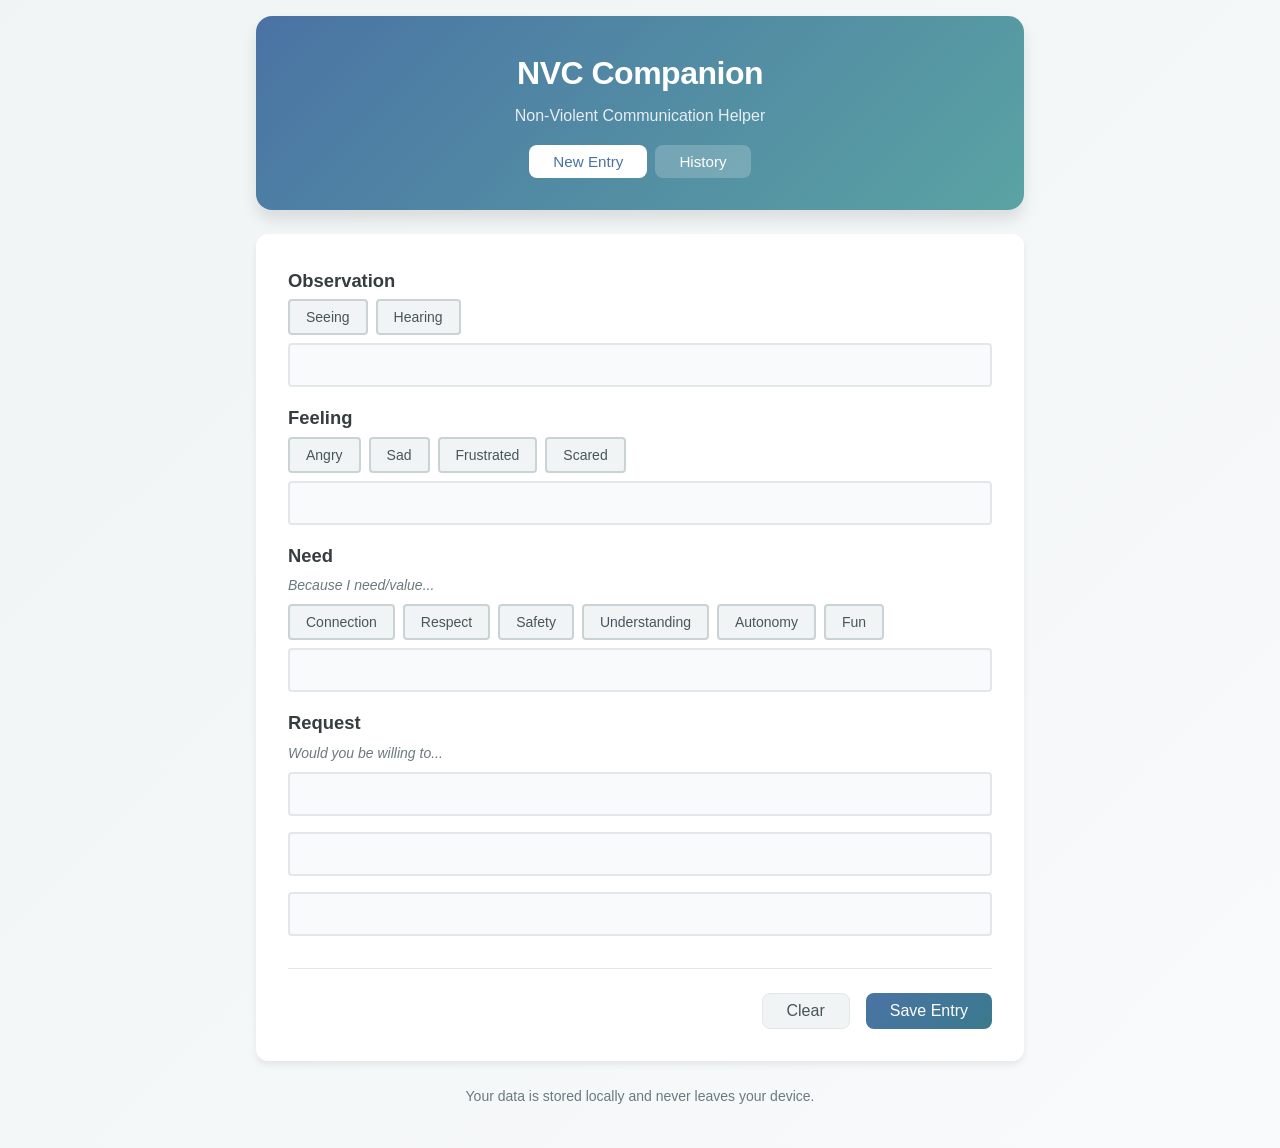
<file: index.html>
<!DOCTYPE html>
<html lang="en">
<head>
    <meta charset="UTF-8">
    <meta name="viewport" content="width=device-width, initial-scale=1.0">
    <meta name="description" content="NVC Companion - A tool for practicing Non-Violent Communication">
    <title>NVC Companion</title>
    <link rel="stylesheet" href="styles.css">
</head>
<body>
    <div class="app-container">
        <!-- Header -->
        <header class="header">
            <h1>NVC Companion</h1>
            <p class="subtitle">Non-Violent Communication Helper</p>
            <nav class="nav-tabs">
                <button class="tab-btn active" data-tab="input">New Entry</button>
                <button class="tab-btn" data-tab="history">History</button>
            </nav>
        </header>

        <!-- Main Content -->
        <main class="main-content">
            <!-- Input Form Section -->
            <section id="input-section" class="section active">
                <form id="nvc-form" class="nvc-form">
                    <!-- Observation -->
                    <div class="form-group">
                        <label for="observation">
                            Observation
                        </label>
                        <!-- <p class="field-hint">What do you observe (see, hear, remember)?</p> -->
                        <div class="quick-add-buttons">
                            <button type="button" class="quick-add-btn" data-field="observation" data-value="Seeing">Seeing</button>
                            <button type="button" class="quick-add-btn" data-field="observation" data-value="Hearing">Hearing</button>
                        </div>
                        <input
                            type="text"
                            id="observation"
                            name="observation"
                            required>
                    </div>

                    <!-- Feeling -->
                    <div class="form-group">
                        <label for="feeling">
                            Feeling
                        </label>
                        <!-- <p class="field-hint">How do you feel in relation to what you observe?</p> -->
                        <div class="quick-add-buttons">
                            <button type="button" class="quick-add-btn" data-field="feeling" data-value="Angry">Angry</button>
                            <button type="button" class="quick-add-btn" data-field="feeling" data-value="Sad">Sad</button>
                            <button type="button" class="quick-add-btn" data-field="feeling" data-value="Frustrated">Frustrated</button>
                            <button type="button" class="quick-add-btn" data-field="feeling" data-value="Scared">Scared</button>
                        </div>
                        <input
                            type="text"
                            id="feeling"
                            name="feeling"
                            required>
                    </div>

                    <!-- Need -->
                    <div class="form-group">
                        <label for="need">
                            Need
                        </label>
                        <p class="field-hint">Because I need/value...</p>
                        <div class="quick-add-buttons">
                            <button type="button" class="quick-add-btn" data-field="need" data-value="Connection">Connection</button>
                            <button type="button" class="quick-add-btn" data-field="need" data-value="Respect">Respect</button>
                            <button type="button" class="quick-add-btn" data-field="need" data-value="Safety">Safety</button>
                            <button type="button" class="quick-add-btn" data-field="need" data-value="Understanding">Understanding</button>
                            <button type="button" class="quick-add-btn" data-field="need" data-value="Autonomy">Autonomy</button>
                            <button type="button" class="quick-add-btn" data-field="need" data-value="Fun">Fun</button>
                        </div>
                        <input
                            type="text"
                            id="need"
                            name="need"
                            required>
                    </div>

                    <!-- Request -->
                    <div class="form-group">
                        <label for="request">
                            Request
                        </label>
                        <p class="field-hint">Would you be willing to...</p>
                        <input
                            type="text"
                            id="request"
                            name="request"
                            required>
                    </div>

                    <!-- Additional Request Inputs -->
                    <div class="form-group">
                        <input
                            type="text"
                            id="request2"
                            name="request2">
                    </div>

                    <div class="form-group">
                        <input
                            type="text"
                            id="request3"
                            name="request3">
                    </div>

                    <!-- Form Actions -->
                    <div class="form-actions">
                        <button type="button" id="clear-btn" class="btn btn-secondary">Clear</button>
                        <button type="submit" class="btn btn-primary">Save Entry</button>
                    </div>
                </form>
            </section>

            <!-- History Section -->
            <section id="history-section" class="section">
                <div class="history-header">
                    <h2>Past Entries</h2>
                    <div class="history-actions">
                        <button id="export-json-btn" class="btn btn-secondary btn-small">Export JSON</button>
                        <button id="export-text-btn" class="btn btn-secondary btn-small">Export Text</button>
                        <button id="clear-all-btn" class="btn btn-danger btn-small">Clear All</button>
                    </div>
                </div>
                <div id="history-list" class="history-list">
                    <!-- History entries will be dynamically inserted here -->
                </div>
                <div id="empty-state" class="empty-state">
                    <p>No entries yet. Start by creating a new NVC entry!</p>
                </div>
            </section>
        </main>

        <!-- Footer -->
        <footer class="footer">
            <p>Your data is stored locally and never leaves your device.</p>
        </footer>
    </div>

    <!-- Edit Modal -->
    <div id="edit-modal" class="modal">
        <div class="modal-content">
            <div class="modal-header">
                <h3>Edit Entry</h3>
                <button class="modal-close" id="modal-close">&times;</button>
            </div>
            <form id="edit-form" class="nvc-form">
                <input type="hidden" id="edit-id">
                <div class="form-group">
                    <label for="edit-observation">Observation</label>
                    <input type="text" id="edit-observation" name="observation" required>
                </div>
                <div class="form-group">
                    <label for="edit-feeling">Feeling</label>
                    <input type="text" id="edit-feeling" name="feeling" required>
                </div>
                <div class="form-group">
                    <label for="edit-need">Need</label>
                    <input type="text" id="edit-need" name="need" required>
                </div>
                <div class="form-group">
                    <label for="edit-request">Request</label>
                    <input type="text" id="edit-request" name="request" required>
                </div>
                <div class="form-group">
                    <label for="edit-request2">Additional Request</label>
                    <input type="text" id="edit-request2" name="request2">
                </div>
                <div class="form-group">
                    <label for="edit-request3">Another Request</label>
                    <input type="text" id="edit-request3" name="request3">
                </div>
                <div class="form-actions">
                    <button type="button" id="cancel-edit-btn" class="btn btn-secondary">Cancel</button>
                    <button type="submit" class="btn btn-primary">Save Changes</button>
                </div>
            </form>
        </div>
    </div>

    <!-- Toast Notification -->
    <div id="toast" class="toast"></div>

    <script src="app.js"></script>
</body>
</html>
</file>
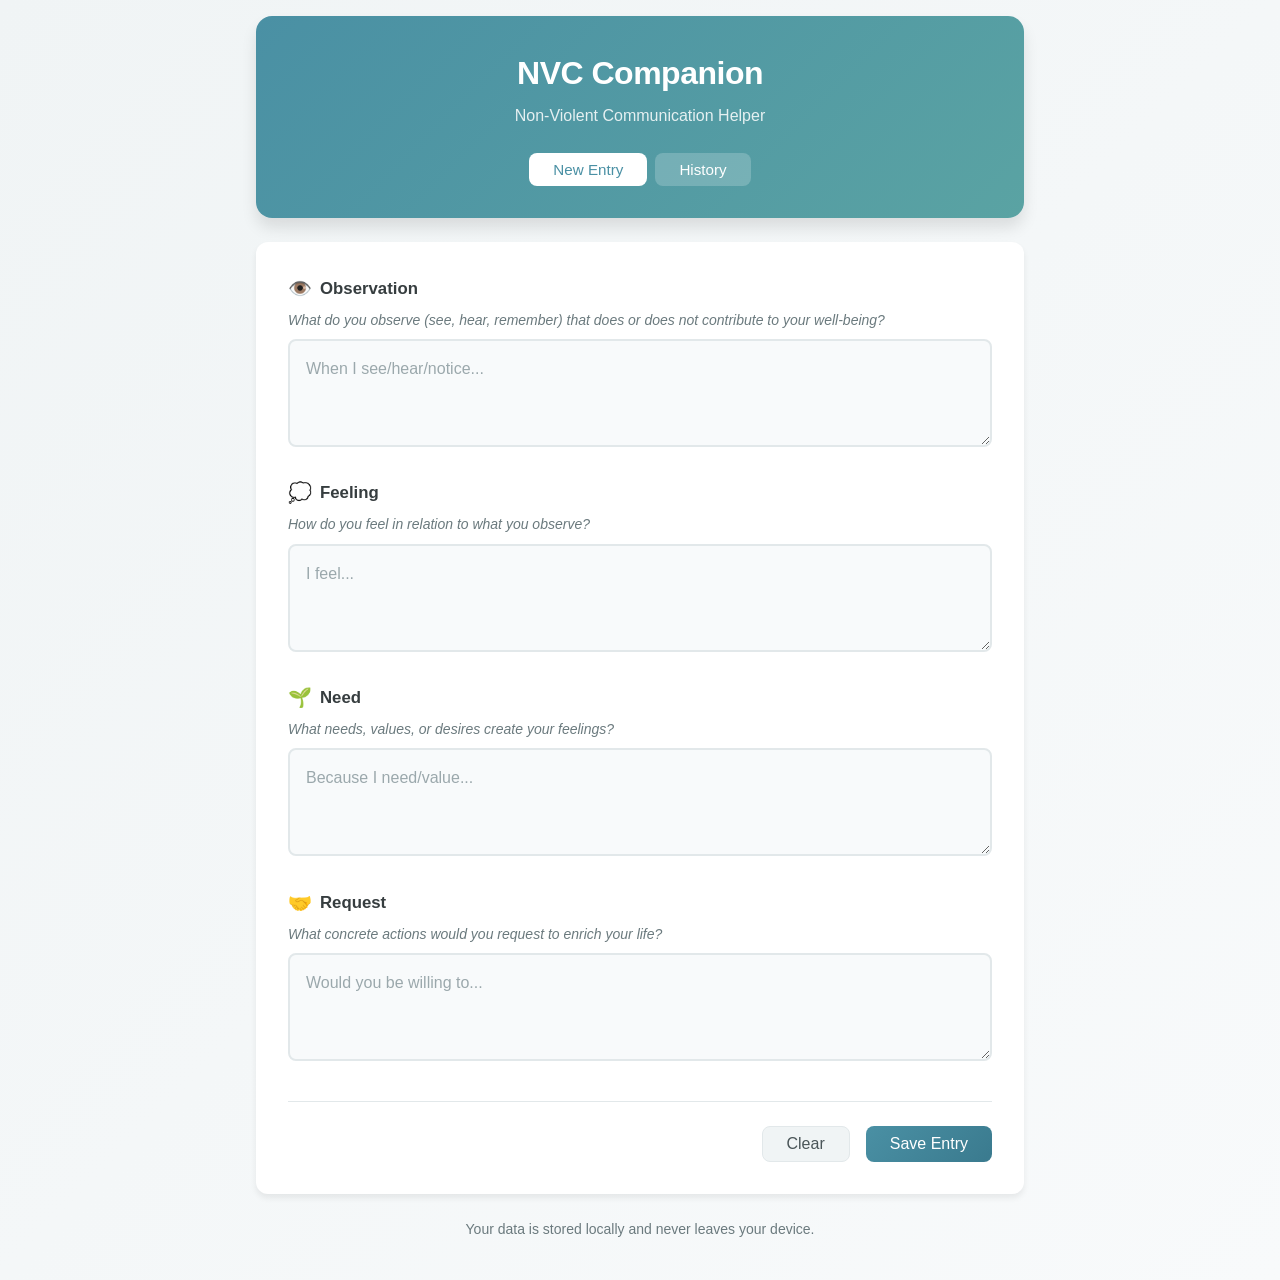
<file: public/index.html>
<!DOCTYPE html>
<html lang="en">
<head>
    <meta charset="UTF-8">
    <meta name="viewport" content="width=device-width, initial-scale=1.0">
    <meta name="description" content="NVC Companion - A tool for practicing Non-Violent Communication">
    <title>NVC Companion</title>
    <link rel="stylesheet" href="styles.css">
</head>
<body>
    <div class="app-container">
        <!-- Header -->
        <header class="header">
            <h1>NVC Companion</h1>
            <p class="subtitle">Non-Violent Communication Helper</p>
            <nav class="nav-tabs">
                <button class="tab-btn active" data-tab="input">New Entry</button>
                <button class="tab-btn" data-tab="history">History</button>
            </nav>
        </header>

        <!-- Main Content -->
        <main class="main-content">
            <!-- Input Form Section -->
            <section id="input-section" class="section active">
                <form id="nvc-form" class="nvc-form">
                    <!-- Observation -->
                    <div class="form-group">
                        <label for="observation">
                            <span class="label-icon">👁️</span>
                            Observation
                        </label>
                        <p class="field-hint">What do you observe (see, hear, remember) that does or does not contribute to your well-being?</p>
                        <textarea 
                            id="observation" 
                            name="observation" 
                            placeholder="When I see/hear/notice..."
                            rows="3"
                            required
                        ></textarea>
                    </div>

                    <!-- Feeling -->
                    <div class="form-group">
                        <label for="feeling">
                            <span class="label-icon">💭</span>
                            Feeling
                        </label>
                        <p class="field-hint">How do you feel in relation to what you observe?</p>
                        <textarea 
                            id="feeling" 
                            name="feeling" 
                            placeholder="I feel..."
                            rows="3"
                            required
                        ></textarea>
                    </div>

                    <!-- Need -->
                    <div class="form-group">
                        <label for="need">
                            <span class="label-icon">🌱</span>
                            Need
                        </label>
                        <p class="field-hint">What needs, values, or desires create your feelings?</p>
                        <textarea 
                            id="need" 
                            name="need" 
                            placeholder="Because I need/value..."
                            rows="3"
                            required
                        ></textarea>
                    </div>

                    <!-- Request -->
                    <div class="form-group">
                        <label for="request">
                            <span class="label-icon">🤝</span>
                            Request
                        </label>
                        <p class="field-hint">What concrete actions would you request to enrich your life?</p>
                        <textarea 
                            id="request" 
                            name="request" 
                            placeholder="Would you be willing to..."
                            rows="3"
                            required
                        ></textarea>
                    </div>

                    <!-- Form Actions -->
                    <div class="form-actions">
                        <button type="button" id="clear-btn" class="btn btn-secondary">Clear</button>
                        <button type="submit" class="btn btn-primary">Save Entry</button>
                    </div>
                </form>
            </section>

            <!-- History Section -->
            <section id="history-section" class="section">
                <div class="history-header">
                    <h2>Past Entries</h2>
                    <div class="history-actions">
                        <button id="export-json-btn" class="btn btn-secondary btn-small">Export JSON</button>
                        <button id="export-text-btn" class="btn btn-secondary btn-small">Export Text</button>
                        <button id="clear-all-btn" class="btn btn-danger btn-small">Clear All</button>
                    </div>
                </div>
                <div id="history-list" class="history-list">
                    <!-- History entries will be dynamically inserted here -->
                </div>
                <div id="empty-state" class="empty-state">
                    <p>No entries yet. Start by creating a new NVC entry!</p>
                </div>
            </section>
        </main>

        <!-- Footer -->
        <footer class="footer">
            <p>Your data is stored locally and never leaves your device.</p>
        </footer>
    </div>

    <!-- Edit Modal -->
    <div id="edit-modal" class="modal">
        <div class="modal-content">
            <div class="modal-header">
                <h3>Edit Entry</h3>
                <button class="modal-close" id="modal-close">&times;</button>
            </div>
            <form id="edit-form" class="nvc-form">
                <input type="hidden" id="edit-id">
                <div class="form-group">
                    <label for="edit-observation">Observation</label>
                    <textarea id="edit-observation" name="observation" rows="3" required></textarea>
                </div>
                <div class="form-group">
                    <label for="edit-feeling">Feeling</label>
                    <textarea id="edit-feeling" name="feeling" rows="3" required></textarea>
                </div>
                <div class="form-group">
                    <label for="edit-need">Need</label>
                    <textarea id="edit-need" name="need" rows="3" required></textarea>
                </div>
                <div class="form-group">
                    <label for="edit-request">Request</label>
                    <textarea id="edit-request" name="request" rows="3" required></textarea>
                </div>
                <div class="form-actions">
                    <button type="button" id="cancel-edit-btn" class="btn btn-secondary">Cancel</button>
                    <button type="submit" class="btn btn-primary">Save Changes</button>
                </div>
            </form>
        </div>
    </div>

    <!-- Toast Notification -->
    <div id="toast" class="toast"></div>

    <script src="app.js"></script>
</body>
</html>
</file>
<file: styles.css>
/* NVC Companion - Styles */
/* Calming color palette: blues, greens, grays */

:root {
    /* Primary Colors */
    --primary-blue: #4a73a4;
    --primary-blue-dark: #3a7a8e;
    --primary-blue-light: #6ab0c4;

    /* Secondary Colors */
    --secondary-green: #6b9b7a;
    --secondary-green-dark: #5a8a69;
    --secondary-green-light: #8bb99a;

    /* Neutral Colors */
    --gray-50: #f8fafb;
    --gray-100: #f0f4f5;
    --gray-200: #e2e8ea;
    --gray-300: #c9d3d6;
    --gray-400: #9ba8ac;
    --gray-500: #6b7a7e;
    --gray-600: #4a5558;
    --gray-700: #363d3f;
    --gray-800: #252a2c;

    /* Accent Colors */
    --accent-teal: #5aa3a3;
    --accent-sage: #8fbc8f;

    /* Semantic Colors */
    --success: #6b9b7a;
    --warning: #d4a574;
    --danger: #c47474;
    --danger-dark: #a85858;

    /* Spacing */
    --spacing-xs: 0.25rem;
    --spacing-sm: 0.5rem;
    --spacing-md: 1rem;
    --spacing-lg: 1.5rem;
    --spacing-xl: 2rem;
    --spacing-2xl: 3rem;

    /* Border Radius */
    --radius-sm: 4px;
    --radius-md: 8px;
    --radius-lg: 12px;
    --radius-xl: 16px;

    /* Shadows */
    --shadow-sm: 0 1px 2px rgba(0, 0, 0, 0.05);
    --shadow-md: 0 4px 6px rgba(0, 0, 0, 0.07);
    --shadow-lg: 0 10px 15px rgba(0, 0, 0, 0.1);

    /* Transitions */
    --transition-fast: 150ms ease;
    --transition-normal: 250ms ease;
}

/* Reset & Base Styles */
*,
*::before,
*::after {
    box-sizing: border-box;
    margin: 0;
    padding: 0;
}

html {
    font-size: 16px;
    scroll-behavior: smooth;
}

body {
    font-family: -apple-system, BlinkMacSystemFont, 'Segoe UI', Roboto, Oxygen, Ubuntu, Cantarell, sans-serif;
    background: linear-gradient(135deg, var(--gray-100) 0%, var(--gray-50) 100%);
    color: var(--gray-700);
    line-height: 1.6;
    min-height: 100vh;
}

/* App Container */
.app-container {
    max-width: 800px;
    margin: 0 auto;
    padding: var(--spacing-md);
    min-height: 100vh;
    display: flex;
    flex-direction: column;
}

/* Header */
.header {
    text-align: center;
    padding: var(--spacing-xl) var(--spacing-md);
    background: linear-gradient(135deg, var(--primary-blue) 0%, var(--accent-teal) 100%);
    border-radius: var(--radius-xl);
    margin-bottom: var(--spacing-lg);
    box-shadow: var(--shadow-lg);
}

.header h1 {
    color: white;
    font-size: 2rem;
    font-weight: 600;
    margin-bottom: var(--spacing-xs);
    letter-spacing: -0.5px;
}

.header .subtitle {
    color: rgba(255, 255, 255, 0.85);
    font-size: 1rem;
    margin-bottom: var(--spacing-md);
}

/* Navigation Tabs */
.nav-tabs {
    display: flex;
    gap: var(--spacing-sm);
    justify-content: center;
}

.tab-btn {
    padding: var(--spacing-sm) var(--spacing-lg);
    border: none;
    background: rgba(255, 255, 255, 0.2);
    color: white;
    font-size: 0.95rem;
    font-weight: 500;
    border-radius: var(--radius-md);
    cursor: pointer;
    transition: all var(--transition-fast);
}

.tab-btn:hover {
    background: rgba(255, 255, 255, 0.3);
}

.tab-btn.active {
    background: white;
    color: var(--primary-blue);
}

/* Main Content */
.main-content {
    flex: 1;
}

/* Sections */
.section {
    display: none;
}

.section.active {
    display: block;
    animation: fadeIn var(--transition-normal);
}

@keyframes fadeIn {
    from {
        opacity: 0;
        transform: translateY(10px);
    }
    to {
        opacity: 1;
        transform: translateY(0);
    }
}

/* Form Styles */
.nvc-form {
    background: white;
    padding: var(--spacing-xl);
    border-radius: var(--radius-lg);
    box-shadow: var(--shadow-md);
}

.form-group {
    margin-bottom: var(--spacing-md);
}

.form-group label {
    display: flex;
    align-items: center;
    gap: var(--spacing-sm);
    font-weight: 600;
    color: var(--gray-700);
    margin-bottom: var(--spacing-xs);
    font-size: 1.15rem;
}

.label-icon {
    font-size: 1.2rem;
}

.field-hint {
    color: var(--gray-500);
    font-size: 0.875rem;
    margin-bottom: var(--spacing-sm);
    font-style: italic;
}

textarea,
input[type='text'] {
    width: 100%;
    padding: var(--spacing-sm) var(--spacing-md);
    border: 2px solid var(--gray-200);
    border-radius: var(--radius-sm);
    font-family: inherit;
    font-size: 1rem;
    line-height: 1.5;
    transition:
        border-color var(--transition-fast),
        box-shadow var(--transition-fast);
    background: var(--gray-50);
}

input[type='text'] {
    height: auto;
}

textarea:focus,
input[type='text']:focus {
    outline: none;
    border-color: var(--primary-blue-light);
    box-shadow: 0 0 0 3px rgba(74, 144, 164, 0.15);
    background: white;
}

textarea::placeholder,
input[type='text']::placeholder {
    color: var(--gray-400);
}

/* Buttons */
/* Quick Add Buttons */
.quick-add-buttons {
    display: flex;
    flex-wrap: wrap;
    gap: var(--spacing-sm);
    margin-bottom: var(--spacing-sm);
}

.quick-add-btn {
    padding: var(--spacing-sm) var(--spacing-md);
    border-radius: var(--radius-sm);
    font-size: 0.875rem;
    font-weight: 500;
    cursor: pointer;
    transition: all var(--transition-fast);
    background: var(--gray-100);
    color: var(--gray-600);
    border: 2px solid var(--gray-300);
}

.quick-add-btn:hover {
    background: var(--gray-200);
    color: var(--gray-700);
}

.btn {
    padding: var(--spacing-sm) var(--spacing-lg);
    border: none;
    border-radius: var(--radius-md);
    font-size: 1rem;
    font-weight: 500;
    cursor: pointer;
    transition: all var(--transition-fast);
    display: inline-flex;
    align-items: center;
    justify-content: center;
    gap: var(--spacing-sm);
}

.btn-primary {
    background: linear-gradient(135deg, var(--primary-blue) 0%, var(--primary-blue-dark) 100%);
    color: white;
}

.btn-primary:hover {
    background: linear-gradient(135deg, var(--primary-blue-dark) 0%, var(--primary-blue) 100%);
    transform: translateY(-1px);
    box-shadow: var(--shadow-md);
}

.btn-secondary {
    background: var(--gray-100);
    color: var(--gray-600);
    border: 1px solid var(--gray-200);
}

.btn-secondary:hover {
    background: var(--gray-200);
}

.btn-danger {
    background: var(--danger);
    color: white;
}

.btn-danger:hover {
    background: var(--danger-dark);
}

.btn-small {
    padding: var(--spacing-xs) var(--spacing-md);
    font-size: 0.875rem;
}

.form-actions {
    display: flex;
    gap: var(--spacing-md);
    justify-content: flex-end;
    margin-top: var(--spacing-xl);
    padding-top: var(--spacing-lg);
    border-top: 1px solid var(--gray-200);
}

/* History Section */
.history-header {
    display: flex;
    justify-content: space-between;
    align-items: center;
    margin-bottom: var(--spacing-lg);
    flex-wrap: wrap;
    gap: var(--spacing-md);
}

.history-header h2 {
    color: var(--gray-700);
    font-size: 1.5rem;
}

.history-actions {
    display: flex;
    gap: var(--spacing-sm);
    flex-wrap: wrap;
}

.history-list {
    display: flex;
    flex-direction: column;
    gap: var(--spacing-md);
}

/* History Entry Card */
.history-entry {
    background: white;
    border-radius: var(--radius-lg);
    padding: var(--spacing-lg);
    box-shadow: var(--shadow-sm);
    border-left: 4px solid var(--primary-blue);
    transition: box-shadow var(--transition-fast);
}

.history-entry:hover {
    box-shadow: var(--shadow-md);
}

.entry-header {
    display: flex;
    justify-content: space-between;
    align-items: flex-start;
    margin-bottom: var(--spacing-md);
    padding-bottom: var(--spacing-sm);
    border-bottom: 1px solid var(--gray-100);
}

.entry-date {
    color: var(--gray-500);
    font-size: 0.875rem;
}

.entry-actions {
    display: flex;
    gap: var(--spacing-sm);
}

.entry-actions button {
    padding: var(--spacing-xs) var(--spacing-sm);
    font-size: 0.8rem;
    border-radius: var(--radius-sm);
    border: none;
    cursor: pointer;
    transition: all var(--transition-fast);
}

.btn-edit {
    background: var(--secondary-green-light);
    color: var(--gray-700);
}

.btn-edit:hover {
    background: var(--secondary-green);
    color: white;
}

.btn-delete {
    background: var(--gray-200);
    color: var(--gray-600);
}

.btn-delete:hover {
    background: var(--danger);
    color: white;
}

.entry-content {
    display: grid;
    gap: var(--spacing-md);
}

.entry-field {
    display: flex;
    flex-direction: column;
    gap: var(--spacing-xs);
}

.entry-field-label {
    font-weight: 600;
    color: var(--primary-blue);
    font-size: 0.875rem;
    text-transform: uppercase;
    letter-spacing: 0.5px;
}

.entry-field-value {
    color: var(--gray-700);
    line-height: 1.5;
    white-space: pre-wrap;
}

/* Empty State */
.empty-state {
    text-align: center;
    padding: var(--spacing-2xl);
    color: var(--gray-500);
    background: white;
    border-radius: var(--radius-lg);
    border: 2px dashed var(--gray-200);
}

.empty-state.hidden {
    display: none;
}

/* Modal */
.modal {
    display: none;
    position: fixed;
    top: 0;
    left: 0;
    width: 100%;
    height: 100%;
    background: rgba(0, 0, 0, 0.5);
    z-index: 1000;
    align-items: center;
    justify-content: center;
    padding: var(--spacing-md);
}

.modal.active {
    display: flex;
    animation: fadeIn var(--transition-fast);
}

.modal-content {
    background: white;
    border-radius: var(--radius-lg);
    width: 100%;
    max-width: 600px;
    max-height: 90vh;
    overflow-y: auto;
    box-shadow: var(--shadow-lg);
}

.modal-header {
    display: flex;
    justify-content: space-between;
    align-items: center;
    padding: var(--spacing-lg);
    border-bottom: 1px solid var(--gray-200);
}

.modal-header h3 {
    color: var(--gray-700);
    font-size: 1.25rem;
}

.modal-close {
    background: none;
    border: none;
    font-size: 1.5rem;
    color: var(--gray-500);
    cursor: pointer;
    padding: var(--spacing-xs);
    line-height: 1;
    transition: color var(--transition-fast);
}

.modal-close:hover {
    color: var(--gray-700);
}

.modal-content .nvc-form {
    border-radius: 0;
    box-shadow: none;
}

/* Toast Notification */
.toast {
    position: fixed;
    bottom: var(--spacing-lg);
    left: 50%;
    transform: translateX(-50%) translateY(100px);
    background: var(--gray-800);
    color: white;
    padding: var(--spacing-md) var(--spacing-xl);
    border-radius: var(--radius-md);
    box-shadow: var(--shadow-lg);
    z-index: 1001;
    opacity: 0;
    transition: all var(--transition-normal);
}

.toast.show {
    transform: translateX(-50%) translateY(0);
    opacity: 1;
}

.toast.success {
    background: var(--secondary-green);
}

.toast.error {
    background: var(--danger);
}

/* Footer */
.footer {
    text-align: center;
    padding: var(--spacing-lg);
    color: var(--gray-500);
    font-size: 0.875rem;
}

/* Responsive Design */
@media (max-width: 640px) {
    .app-container {
        padding: var(--spacing-sm);
    }

    .header {
        padding: var(--spacing-md) var(--spacing-md);
        border-radius: var(--radius-lg);
        margin-bottom: var(--spacing-sm);
    }

    .header h1 {
        font-size: 1.5rem;
    }

    .nav-tabs {
        width: 100%;
    }

    .tab-btn {
        flex: 1;
        padding: var(--spacing-sm) var(--spacing-md);
    }

    .nvc-form {
        padding: var(--spacing-sm);
    }

    .form-actions {
        flex-direction: column;
    }

    .form-actions .btn {
        width: 100%;
    }

    .history-header {
        flex-direction: column;
        align-items: flex-start;
    }

    .history-actions {
        width: 100%;
    }

    .history-actions .btn {
        flex: 1;
    }

    .entry-header {
        flex-direction: column;
        gap: var(--spacing-sm);
    }

    .entry-actions {
        width: 100%;
    }

    .entry-actions button {
        flex: 1;
    }
}

/* Print Styles */
@media print {
    .header,
    .form-actions,
    .entry-actions,
    .history-actions,
    .footer,
    .modal {
        display: none !important;
    }

    .history-entry {
        break-inside: avoid;
        border: 1px solid var(--gray-300);
        margin-bottom: var(--spacing-md);
    }
}
</file>
<file: public/styles.css>
/* NVC Companion - Styles */
/* Calming color palette: blues, greens, grays */

:root {
    /* Primary Colors */
    --primary-blue: #4a90a4;
    --primary-blue-dark: #3a7a8e;
    --primary-blue-light: #6ab0c4;
    
    /* Secondary Colors */
    --secondary-green: #6b9b7a;
    --secondary-green-dark: #5a8a69;
    --secondary-green-light: #8bb99a;
    
    /* Neutral Colors */
    --gray-50: #f8fafb;
    --gray-100: #f0f4f5;
    --gray-200: #e2e8ea;
    --gray-300: #c9d3d6;
    --gray-400: #9ba8ac;
    --gray-500: #6b7a7e;
    --gray-600: #4a5558;
    --gray-700: #363d3f;
    --gray-800: #252a2c;
    
    /* Accent Colors */
    --accent-teal: #5aa3a3;
    --accent-sage: #8fbc8f;
    
    /* Semantic Colors */
    --success: #6b9b7a;
    --warning: #d4a574;
    --danger: #c47474;
    --danger-dark: #a85858;
    
    /* Spacing */
    --spacing-xs: 0.25rem;
    --spacing-sm: 0.5rem;
    --spacing-md: 1rem;
    --spacing-lg: 1.5rem;
    --spacing-xl: 2rem;
    --spacing-2xl: 3rem;
    
    /* Border Radius */
    --radius-sm: 4px;
    --radius-md: 8px;
    --radius-lg: 12px;
    --radius-xl: 16px;
    
    /* Shadows */
    --shadow-sm: 0 1px 2px rgba(0, 0, 0, 0.05);
    --shadow-md: 0 4px 6px rgba(0, 0, 0, 0.07);
    --shadow-lg: 0 10px 15px rgba(0, 0, 0, 0.1);
    
    /* Transitions */
    --transition-fast: 150ms ease;
    --transition-normal: 250ms ease;
}

/* Reset & Base Styles */
*, *::before, *::after {
    box-sizing: border-box;
    margin: 0;
    padding: 0;
}

html {
    font-size: 16px;
    scroll-behavior: smooth;
}

body {
    font-family: -apple-system, BlinkMacSystemFont, 'Segoe UI', Roboto, Oxygen, Ubuntu, Cantarell, sans-serif;
    background: linear-gradient(135deg, var(--gray-100) 0%, var(--gray-50) 100%);
    color: var(--gray-700);
    line-height: 1.6;
    min-height: 100vh;
}

/* App Container */
.app-container {
    max-width: 800px;
    margin: 0 auto;
    padding: var(--spacing-md);
    min-height: 100vh;
    display: flex;
    flex-direction: column;
}

/* Header */
.header {
    text-align: center;
    padding: var(--spacing-xl) var(--spacing-md);
    background: linear-gradient(135deg, var(--primary-blue) 0%, var(--accent-teal) 100%);
    border-radius: var(--radius-xl);
    margin-bottom: var(--spacing-lg);
    box-shadow: var(--shadow-lg);
}

.header h1 {
    color: white;
    font-size: 2rem;
    font-weight: 600;
    margin-bottom: var(--spacing-xs);
    letter-spacing: -0.5px;
}

.header .subtitle {
    color: rgba(255, 255, 255, 0.85);
    font-size: 1rem;
    margin-bottom: var(--spacing-lg);
}

/* Navigation Tabs */
.nav-tabs {
    display: flex;
    gap: var(--spacing-sm);
    justify-content: center;
}

.tab-btn {
    padding: var(--spacing-sm) var(--spacing-lg);
    border: none;
    background: rgba(255, 255, 255, 0.2);
    color: white;
    font-size: 0.95rem;
    font-weight: 500;
    border-radius: var(--radius-md);
    cursor: pointer;
    transition: all var(--transition-fast);
}

.tab-btn:hover {
    background: rgba(255, 255, 255, 0.3);
}

.tab-btn.active {
    background: white;
    color: var(--primary-blue);
}

/* Main Content */
.main-content {
    flex: 1;
}

/* Sections */
.section {
    display: none;
}

.section.active {
    display: block;
    animation: fadeIn var(--transition-normal);
}

@keyframes fadeIn {
    from { opacity: 0; transform: translateY(10px); }
    to { opacity: 1; transform: translateY(0); }
}

/* Form Styles */
.nvc-form {
    background: white;
    padding: var(--spacing-xl);
    border-radius: var(--radius-lg);
    box-shadow: var(--shadow-md);
}

.form-group {
    margin-bottom: var(--spacing-lg);
}

.form-group label {
    display: flex;
    align-items: center;
    gap: var(--spacing-sm);
    font-weight: 600;
    color: var(--gray-700);
    margin-bottom: var(--spacing-xs);
    font-size: 1.05rem;
}

.label-icon {
    font-size: 1.2rem;
}

.field-hint {
    color: var(--gray-500);
    font-size: 0.875rem;
    margin-bottom: var(--spacing-sm);
    font-style: italic;
}

textarea {
    width: 100%;
    padding: var(--spacing-md);
    border: 2px solid var(--gray-200);
    border-radius: var(--radius-md);
    font-family: inherit;
    font-size: 1rem;
    line-height: 1.5;
    resize: vertical;
    transition: border-color var(--transition-fast), box-shadow var(--transition-fast);
    background: var(--gray-50);
}

textarea:focus {
    outline: none;
    border-color: var(--primary-blue-light);
    box-shadow: 0 0 0 3px rgba(74, 144, 164, 0.15);
    background: white;
}

textarea::placeholder {
    color: var(--gray-400);
}

/* Buttons */
.btn {
    padding: var(--spacing-sm) var(--spacing-lg);
    border: none;
    border-radius: var(--radius-md);
    font-size: 1rem;
    font-weight: 500;
    cursor: pointer;
    transition: all var(--transition-fast);
    display: inline-flex;
    align-items: center;
    justify-content: center;
    gap: var(--spacing-sm);
}

.btn-primary {
    background: linear-gradient(135deg, var(--primary-blue) 0%, var(--primary-blue-dark) 100%);
    color: white;
}

.btn-primary:hover {
    background: linear-gradient(135deg, var(--primary-blue-dark) 0%, var(--primary-blue) 100%);
    transform: translateY(-1px);
    box-shadow: var(--shadow-md);
}

.btn-secondary {
    background: var(--gray-100);
    color: var(--gray-600);
    border: 1px solid var(--gray-200);
}

.btn-secondary:hover {
    background: var(--gray-200);
}

.btn-danger {
    background: var(--danger);
    color: white;
}

.btn-danger:hover {
    background: var(--danger-dark);
}

.btn-small {
    padding: var(--spacing-xs) var(--spacing-md);
    font-size: 0.875rem;
}

.form-actions {
    display: flex;
    gap: var(--spacing-md);
    justify-content: flex-end;
    margin-top: var(--spacing-xl);
    padding-top: var(--spacing-lg);
    border-top: 1px solid var(--gray-200);
}

/* History Section */
.history-header {
    display: flex;
    justify-content: space-between;
    align-items: center;
    margin-bottom: var(--spacing-lg);
    flex-wrap: wrap;
    gap: var(--spacing-md);
}

.history-header h2 {
    color: var(--gray-700);
    font-size: 1.5rem;
}

.history-actions {
    display: flex;
    gap: var(--spacing-sm);
    flex-wrap: wrap;
}

.history-list {
    display: flex;
    flex-direction: column;
    gap: var(--spacing-md);
}

/* History Entry Card */
.history-entry {
    background: white;
    border-radius: var(--radius-lg);
    padding: var(--spacing-lg);
    box-shadow: var(--shadow-sm);
    border-left: 4px solid var(--primary-blue);
    transition: box-shadow var(--transition-fast);
}

.history-entry:hover {
    box-shadow: var(--shadow-md);
}

.entry-header {
    display: flex;
    justify-content: space-between;
    align-items: flex-start;
    margin-bottom: var(--spacing-md);
    padding-bottom: var(--spacing-sm);
    border-bottom: 1px solid var(--gray-100);
}

.entry-date {
    color: var(--gray-500);
    font-size: 0.875rem;
}

.entry-actions {
    display: flex;
    gap: var(--spacing-sm);
}

.entry-actions button {
    padding: var(--spacing-xs) var(--spacing-sm);
    font-size: 0.8rem;
    border-radius: var(--radius-sm);
    border: none;
    cursor: pointer;
    transition: all var(--transition-fast);
}

.btn-edit {
    background: var(--secondary-green-light);
    color: var(--gray-700);
}

.btn-edit:hover {
    background: var(--secondary-green);
    color: white;
}

.btn-delete {
    background: var(--gray-200);
    color: var(--gray-600);
}

.btn-delete:hover {
    background: var(--danger);
    color: white;
}

.entry-content {
    display: grid;
    gap: var(--spacing-md);
}

.entry-field {
    display: flex;
    flex-direction: column;
    gap: var(--spacing-xs);
}

.entry-field-label {
    font-weight: 600;
    color: var(--primary-blue);
    font-size: 0.875rem;
    text-transform: uppercase;
    letter-spacing: 0.5px;
}

.entry-field-value {
    color: var(--gray-700);
    line-height: 1.5;
    white-space: pre-wrap;
}

/* Empty State */
.empty-state {
    text-align: center;
    padding: var(--spacing-2xl);
    color: var(--gray-500);
    background: white;
    border-radius: var(--radius-lg);
    border: 2px dashed var(--gray-200);
}

.empty-state.hidden {
    display: none;
}

/* Modal */
.modal {
    display: none;
    position: fixed;
    top: 0;
    left: 0;
    width: 100%;
    height: 100%;
    background: rgba(0, 0, 0, 0.5);
    z-index: 1000;
    align-items: center;
    justify-content: center;
    padding: var(--spacing-md);
}

.modal.active {
    display: flex;
    animation: fadeIn var(--transition-fast);
}

.modal-content {
    background: white;
    border-radius: var(--radius-lg);
    width: 100%;
    max-width: 600px;
    max-height: 90vh;
    overflow-y: auto;
    box-shadow: var(--shadow-lg);
}

.modal-header {
    display: flex;
    justify-content: space-between;
    align-items: center;
    padding: var(--spacing-lg);
    border-bottom: 1px solid var(--gray-200);
}

.modal-header h3 {
    color: var(--gray-700);
    font-size: 1.25rem;
}

.modal-close {
    background: none;
    border: none;
    font-size: 1.5rem;
    color: var(--gray-500);
    cursor: pointer;
    padding: var(--spacing-xs);
    line-height: 1;
    transition: color var(--transition-fast);
}

.modal-close:hover {
    color: var(--gray-700);
}

.modal-content .nvc-form {
    border-radius: 0;
    box-shadow: none;
}

/* Toast Notification */
.toast {
    position: fixed;
    bottom: var(--spacing-lg);
    left: 50%;
    transform: translateX(-50%) translateY(100px);
    background: var(--gray-800);
    color: white;
    padding: var(--spacing-md) var(--spacing-xl);
    border-radius: var(--radius-md);
    box-shadow: var(--shadow-lg);
    z-index: 1001;
    opacity: 0;
    transition: all var(--transition-normal);
}

.toast.show {
    transform: translateX(-50%) translateY(0);
    opacity: 1;
}

.toast.success {
    background: var(--secondary-green);
}

.toast.error {
    background: var(--danger);
}

/* Footer */
.footer {
    text-align: center;
    padding: var(--spacing-lg);
    color: var(--gray-500);
    font-size: 0.875rem;
}

/* Responsive Design */
@media (max-width: 640px) {
    .app-container {
        padding: var(--spacing-sm);
    }
    
    .header {
        padding: var(--spacing-lg) var(--spacing-md);
        border-radius: var(--radius-lg);
    }
    
    .header h1 {
        font-size: 1.5rem;
    }
    
    .nav-tabs {
        width: 100%;
    }
    
    .tab-btn {
        flex: 1;
        padding: var(--spacing-sm) var(--spacing-md);
    }
    
    .nvc-form {
        padding: var(--spacing-lg);
    }
    
    .form-actions {
        flex-direction: column;
    }
    
    .form-actions .btn {
        width: 100%;
    }
    
    .history-header {
        flex-direction: column;
        align-items: flex-start;
    }
    
    .history-actions {
        width: 100%;
    }
    
    .history-actions .btn {
        flex: 1;
    }
    
    .entry-header {
        flex-direction: column;
        gap: var(--spacing-sm);
    }
    
    .entry-actions {
        width: 100%;
    }
    
    .entry-actions button {
        flex: 1;
    }
}

/* Print Styles */
@media print {
    .header,
    .form-actions,
    .entry-actions,
    .history-actions,
    .footer,
    .modal {
        display: none !important;
    }
    
    .history-entry {
        break-inside: avoid;
        border: 1px solid var(--gray-300);
        margin-bottom: var(--spacing-md);
    }
}
</file>
